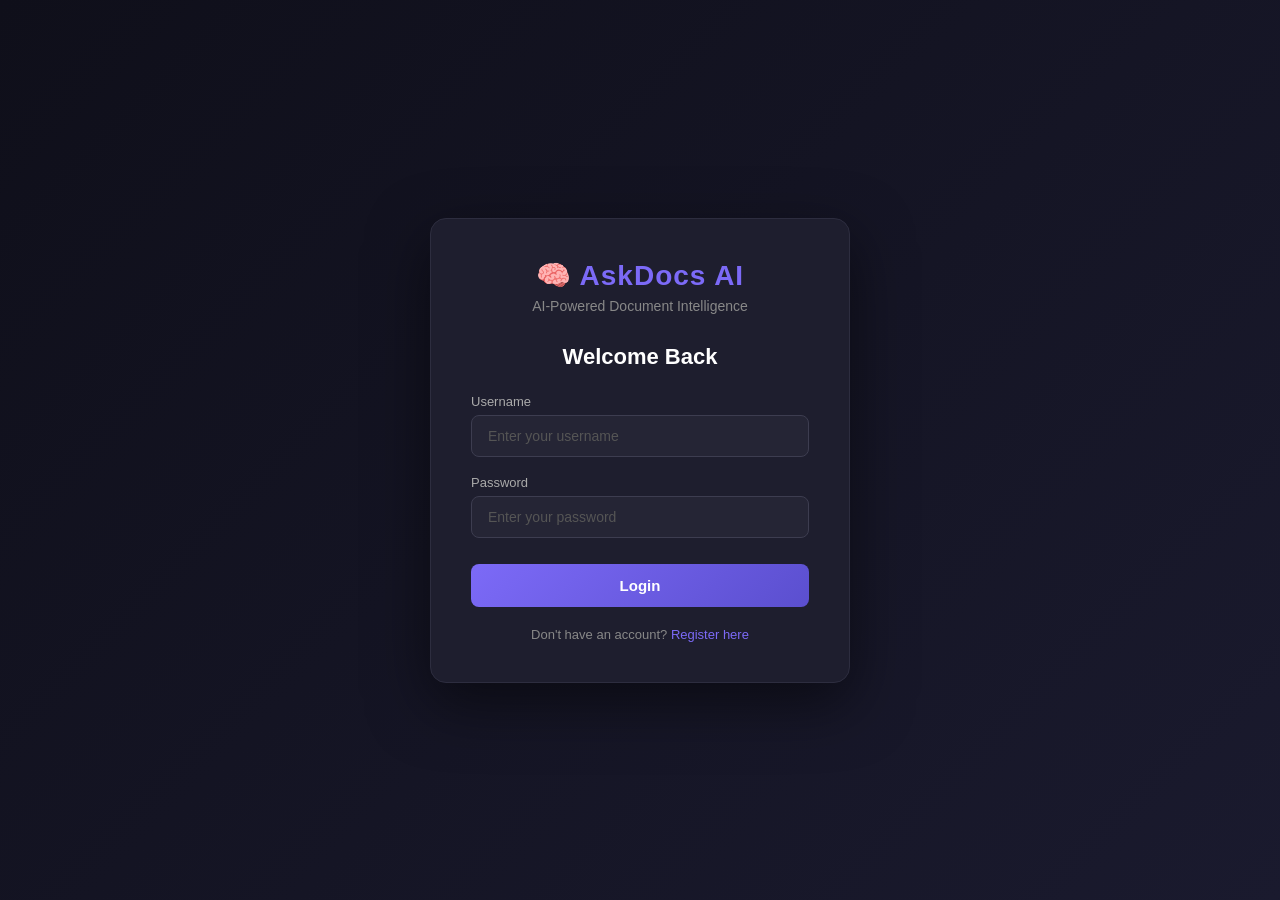
<file: frontrend/login.html>
<!DOCTYPE html>
<html lang="en">
<head>
    <meta charset="UTF-8">
    <meta name="viewport" content="width=device-width, initial-scale=1.0">
    <title>AskDocs AI — Login</title>
    <link rel="stylesheet" href="css/style.css">
</head>
<body>

<div class="auth-container">
    <div class="auth-card">

        <!-- Logo -->
        <div class="auth-logo">
            <h1>🧠 AskDocs AI</h1>
            <p>AI-Powered Document Intelligence</p>
        </div>

        <h2>Welcome Back</h2>

        <!-- Error Message -->
        <div class="error-msg" id="errorMsg"></div>

        <!-- Login Form -->
        <div class="form-group">
            <label for="username">Username</label>
            <input
                type="text"
                id="username"
                placeholder="Enter your username"
                autocomplete="username"
            />
        </div>

        <div class="form-group">
            <label for="password">Password</label>
            <input
                type="password"
                id="password"
                placeholder="Enter your password"
                autocomplete="current-password"
            />
        </div>

        <button class="btn-primary" id="loginBtn" onclick="handleLogin()">
            Login
        </button>

        <div class="auth-footer">
            Don't have an account?
            <a href="register.html">Register here</a>
        </div>

    </div>
</div>

<script src="js/auth.js"></script>

</body>
</html>
</file>
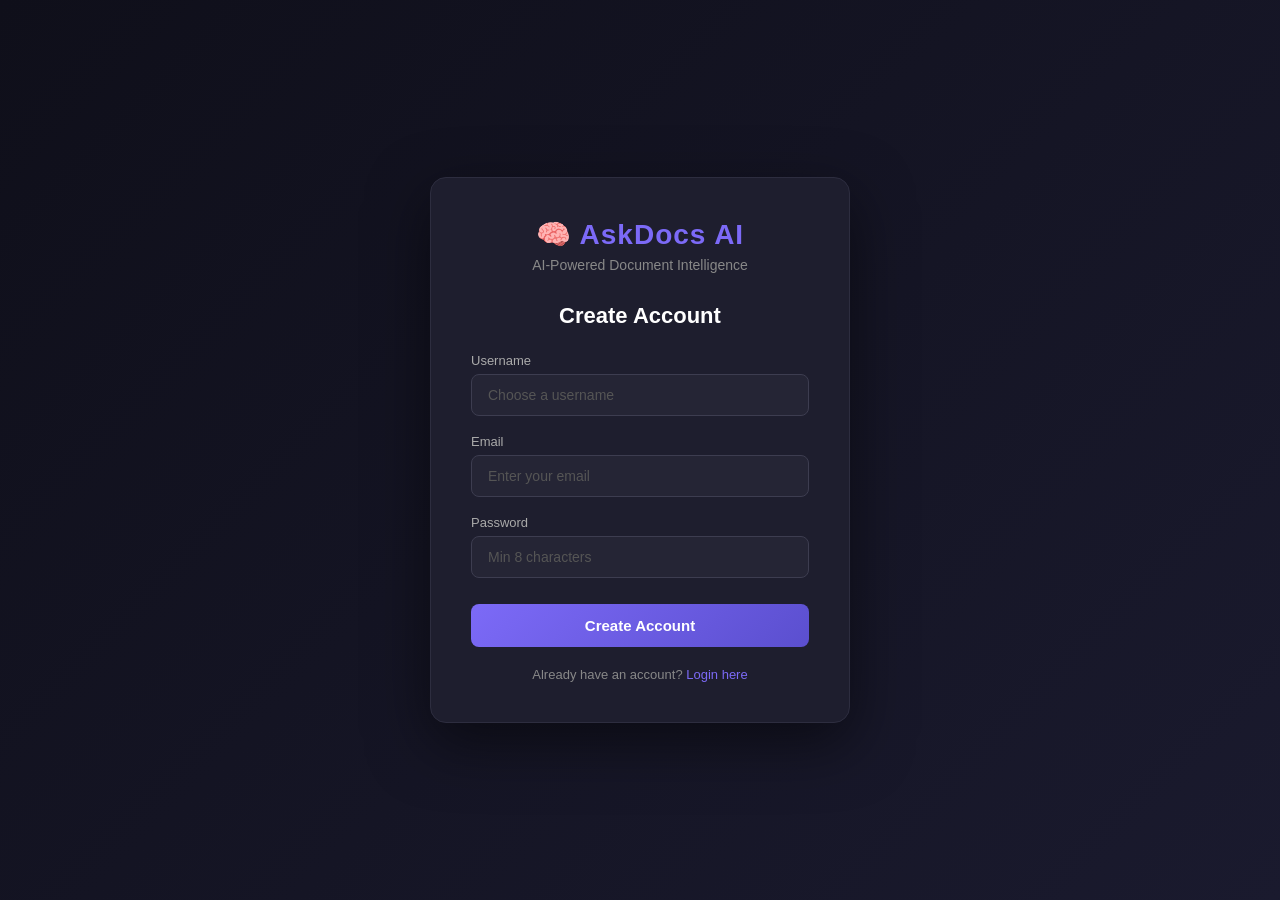
<file: frontrend/register.html>
<!DOCTYPE html>
<html lang="en">
<head>
    <meta charset="UTF-8">
    <meta name="viewport" content="width=device-width, initial-scale=1.0">
    <title>AskDocs AI — Register</title>
    <link rel="stylesheet" href="css/style.css">
</head>
<body>

<div class="auth-container">
    <div class="auth-card">

        <!-- Logo -->
        <div class="auth-logo">
            <h1>🧠 AskDocs AI</h1>
            <p>AI-Powered Document Intelligence</p>
        </div>

        <h2>Create Account</h2>

        <!-- Messages -->
        <div class="error-msg" id="errorMsg"></div>
        <div class="success-msg" id="successMsg"></div>

        <!-- Register Form -->
        <div class="form-group">
            <label for="username">Username</label>
            <input
                type="text"
                id="username"
                placeholder="Choose a username"
            />
        </div>

        <div class="form-group">
            <label for="email">Email</label>
            <input
                type="email"
                id="email"
                placeholder="Enter your email"
            />
        </div>

        <div class="form-group">
            <label for="password">Password</label>
            <input
                type="password"
                id="password"
                placeholder="Min 8 characters"
            />
        </div>

        <button class="btn-primary" id="registerBtn" onclick="handleRegister()">
            Create Account
        </button>

        <div class="auth-footer">
            Already have an account?
            <a href="login.html">Login here</a>
        </div>

    </div>
</div>

<script src="js/auth.js"></script>

</body>
</html>
</file>
<file: frontrend/css/style.css>
/* ── Global Reset ─────────────────────────────── */
* {
    margin: 0;
    padding: 0;
    box-sizing: border-box;
}

body {
    font-family: 'Segoe UI', Tahoma, Geneva, Verdana, sans-serif;
    background: #0f0f1a;
    color: #e0e0e0;
    min-height: 100vh;
}

/* ── Auth Pages ───────────────────────────────── */
.auth-container {
    display: flex;
    justify-content: center;
    align-items: center;
    min-height: 100vh;
    background: linear-gradient(135deg, #0f0f1a 0%, #1a1a2e 100%);
}

.auth-card {
    background: #1e1e2e;
    border: 1px solid #2d2d3f;
    border-radius: 16px;
    padding: 40px;
    width: 100%;
    max-width: 420px;
    box-shadow: 0 20px 60px rgba(0, 0, 0, 0.5);
}

.auth-logo {
    text-align: center;
    margin-bottom: 30px;
}

.auth-logo h1 {
    font-size: 28px;
    font-weight: 700;
    color: #7c6af7;
    letter-spacing: 1px;
}

.auth-logo p {
    color: #888;
    font-size: 14px;
    margin-top: 6px;
}

.auth-card h2 {
    font-size: 22px;
    font-weight: 600;
    margin-bottom: 24px;
    color: #fff;
    text-align: center;
}

/* ── Form Elements ────────────────────────────── */
.form-group {
    margin-bottom: 18px;
}

.form-group label {
    display: block;
    font-size: 13px;
    color: #aaa;
    margin-bottom: 6px;
    font-weight: 500;
}

.form-group input {
    width: 100%;
    padding: 12px 16px;
    background: #252535;
    border: 1px solid #3d3d50;
    border-radius: 8px;
    color: #fff;
    font-size: 14px;
    transition: border-color 0.2s;
    outline: none;
}

.form-group input:focus {
    border-color: #7c6af7;
    background: #2a2a3d;
}

.form-group input::placeholder {
    color: #555;
}

/* ── Buttons ──────────────────────────────────── */
.btn-primary {
    width: 100%;
    padding: 13px;
    background: linear-gradient(135deg, #7c6af7, #5b4fcf);
    color: #fff;
    border: none;
    border-radius: 8px;
    font-size: 15px;
    font-weight: 600;
    cursor: pointer;
    transition: opacity 0.2s, transform 0.1s;
    margin-top: 8px;
}

.btn-primary:hover {
    opacity: 0.9;
    transform: translateY(-1px);
}

.btn-primary:active {
    transform: translateY(0);
}

.btn-primary:disabled {
    opacity: 0.6;
    cursor: not-allowed;
    transform: none;
}

/* ── Messages ─────────────────────────────────── */
.error-msg {
    background: rgba(220, 53, 69, 0.15);
    border: 1px solid rgba(220, 53, 69, 0.4);
    color: #ff6b7a;
    padding: 10px 14px;
    border-radius: 8px;
    font-size: 13px;
    margin-bottom: 16px;
    display: none;
}

.success-msg {
    background: rgba(40, 167, 69, 0.15);
    border: 1px solid rgba(40, 167, 69, 0.4);
    color: #5cb85c;
    padding: 10px 14px;
    border-radius: 8px;
    font-size: 13px;
    margin-bottom: 16px;
    display: none;
}

.error-msg.show,
.success-msg.show {
    display: block;
}

/* ── Auth Footer ──────────────────────────────── */
.auth-footer {
    text-align: center;
    margin-top: 20px;
    font-size: 13px;
    color: #888;
}

.auth-footer a {
    color: #7c6af7;
    text-decoration: none;
    font-weight: 500;
}

.auth-footer a:hover {
    text-decoration: underline;
}

/* ── Loading Spinner ──────────────────────────── */
.spinner {
    display: inline-block;
    width: 16px;
    height: 16px;
    border: 2px solid rgba(255,255,255,0.3);
    border-top-color: #fff;
    border-radius: 50%;
    animation: spin 0.7s linear infinite;
    margin-right: 8px;
    vertical-align: middle;
}

@keyframes spin {
    to { transform: rotate(360deg); }
}
</file>
